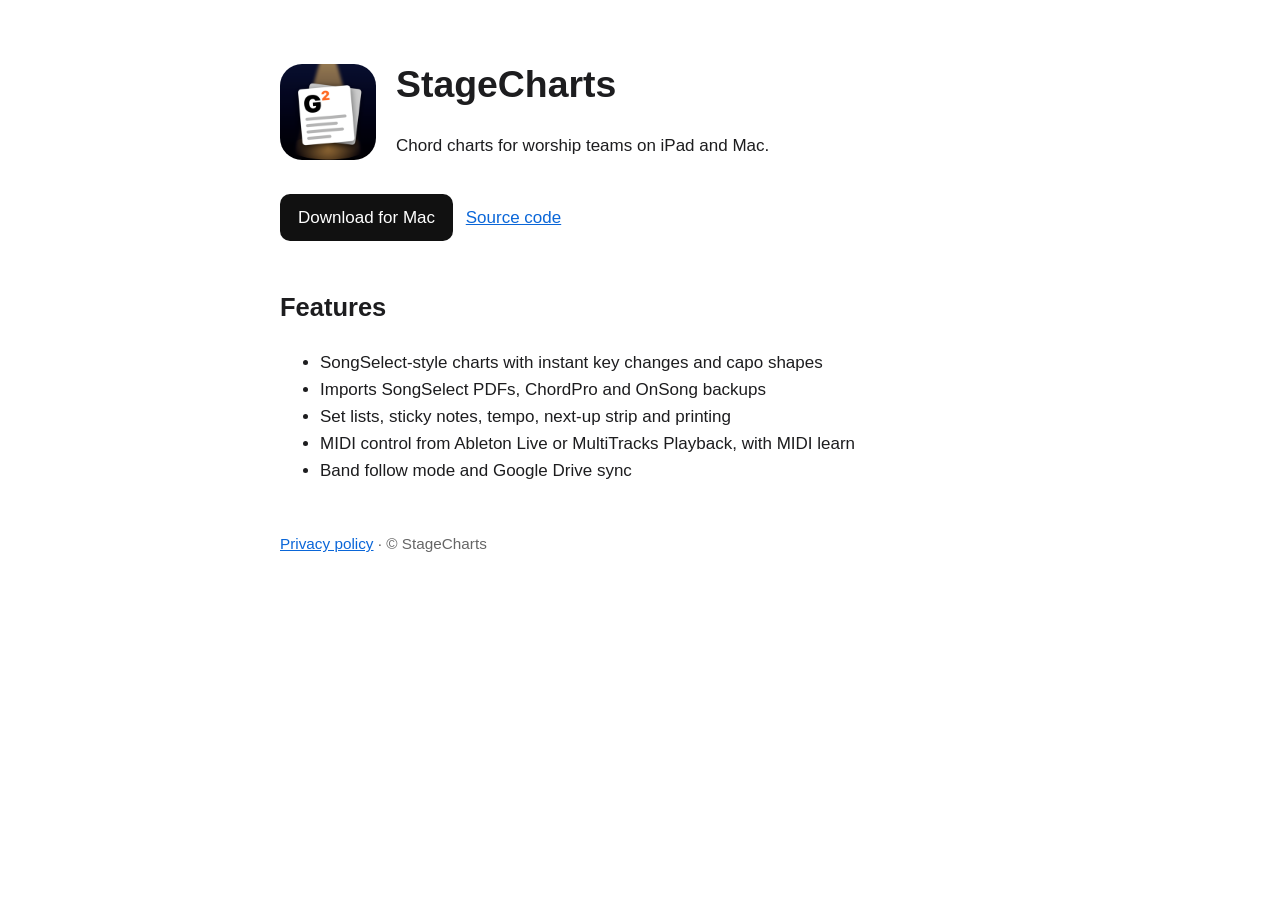
<file: index.html>
<!doctype html><html lang="en"><head><meta charset="utf-8"><meta name="google-site-verification" content="WaaOnTGjvrEIINT7BrCqIPBSqCVGux7pCGCyxaK-Nz0" /><meta http-equiv="refresh" content="0; url=stagecharts/"><title>StageCharts</title></head>
<body><p><a href="stagecharts/">StageCharts</a></p></body></html>
</file>
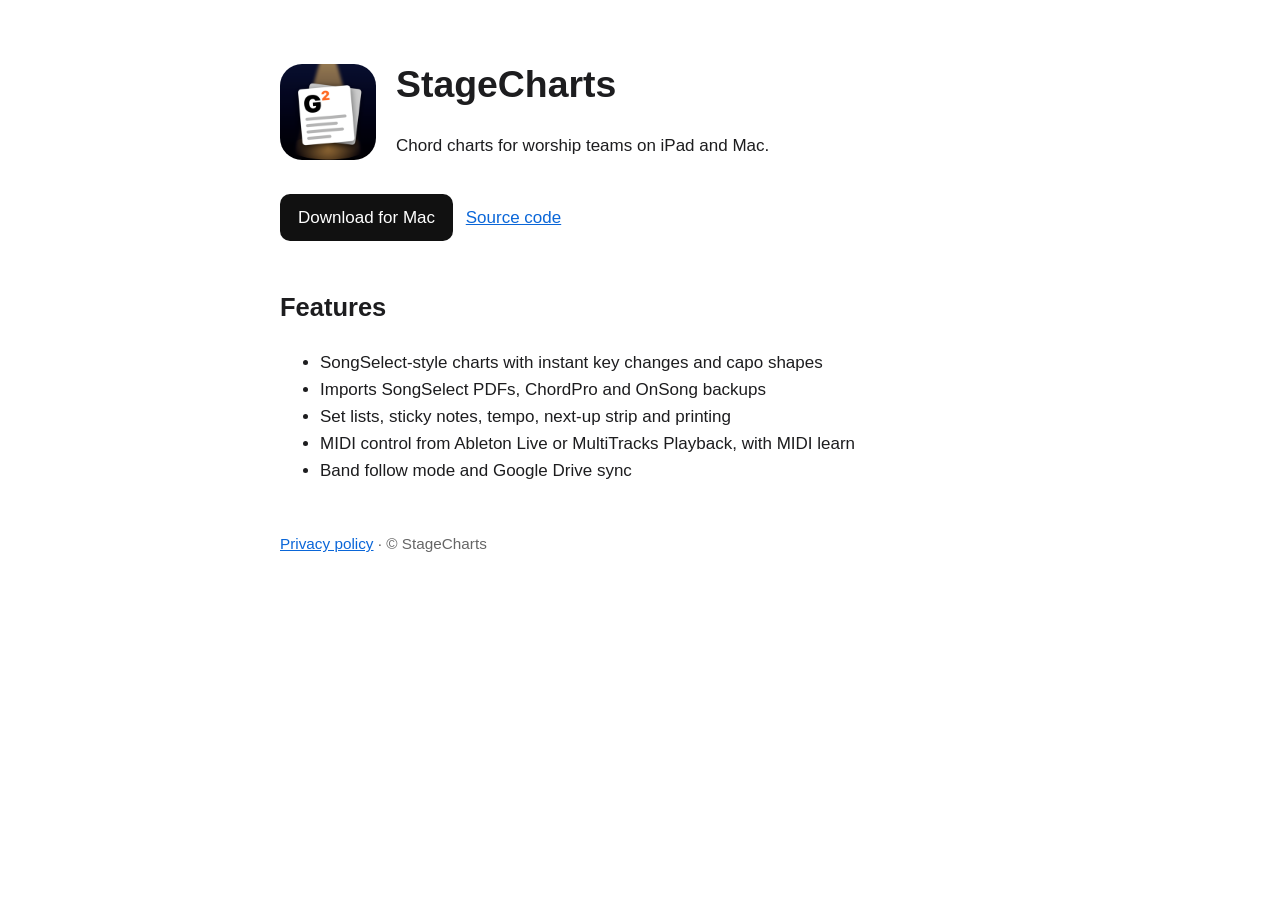
<file: stagecharts/index.html>
<!doctype html><html lang="en"><head><meta charset="utf-8"><meta name="google-site-verification" content="WaaOnTGjvrEIINT7BrCqIPBSqCVGux7pCGCyxaK-Nz0" /><meta name="viewport" content="width=device-width,initial-scale=1">
<title>StageCharts – chord charts for worship teams</title><link rel="stylesheet" href="style.css"></head><body>
<header><img src="icon.png" alt="StageCharts icon"><div><h1>StageCharts</h1><p>Chord charts for worship teams on iPad and Mac.</p></div></header>
<p><a class="btn" href="https://github.com/bradleylinger/stagecharts/releases/latest">Download for Mac</a>
<a href="https://github.com/bradleylinger/stagecharts">Source code</a></p>
<h2>Features</h2><ul>
<li>SongSelect-style charts with instant key changes and capo shapes</li>
<li>Imports SongSelect PDFs, ChordPro and OnSong backups</li>
<li>Set lists, sticky notes, tempo, next-up strip and printing</li>
<li>MIDI control from Ableton Live or MultiTracks Playback, with MIDI learn</li>
<li>Band follow mode and Google Drive sync</li></ul>
<footer><a href="privacy.html">Privacy policy</a> · © StageCharts</footer></body></html>
</file>
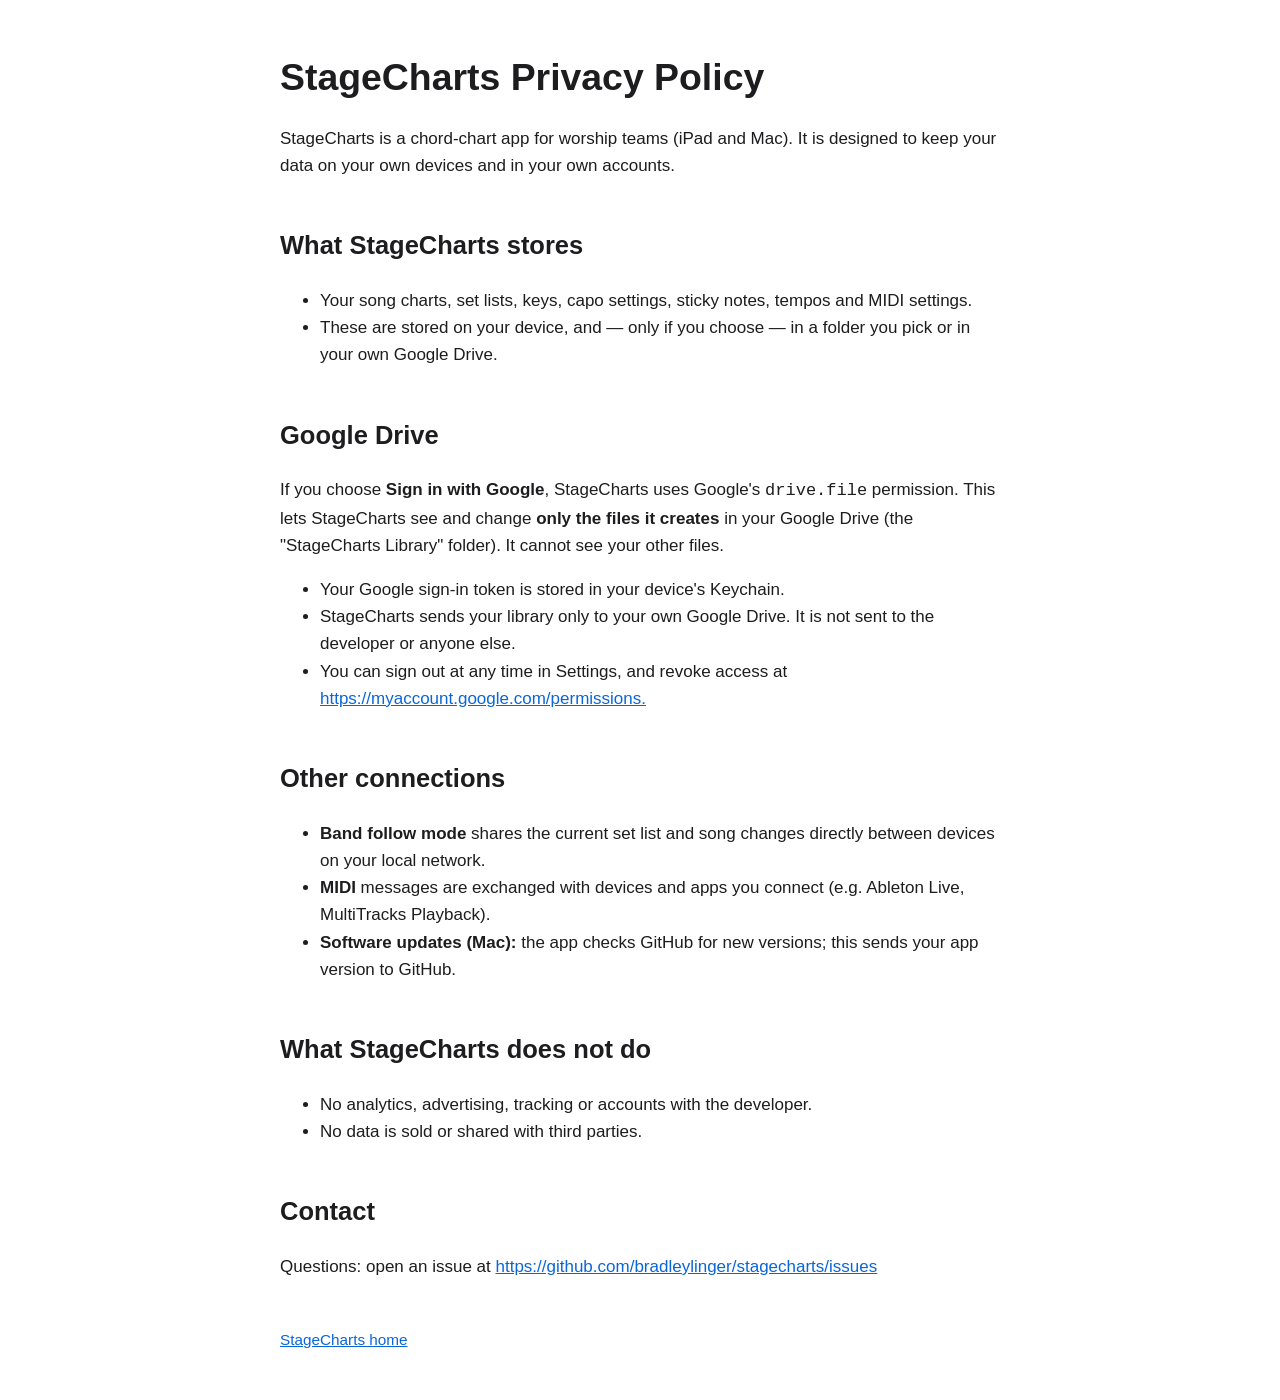
<file: stagecharts/privacy.html>
<!doctype html><html lang="en"><head><meta charset="utf-8"><meta name="viewport" content="width=device-width,initial-scale=1"><title>StageCharts Privacy Policy</title><link rel="stylesheet" href="style.css"></head><body>
<h1>StageCharts Privacy Policy</h1>
<p>StageCharts is a chord-chart app for worship teams (iPad and Mac). It is designed to keep your data on your own devices and in your own accounts.</p>
<h2>What StageCharts stores</h2>
<ul>
<li>Your song charts, set lists, keys, capo settings, sticky notes, tempos and MIDI settings.</li>
<li>These are stored on your device, and — only if you choose — in a folder you pick or in your own Google Drive.</li>
</ul>
<h2>Google Drive</h2>
<p>If you choose <strong>Sign in with Google</strong>, StageCharts uses Google&#x27;s <code>drive.file</code> permission. This lets StageCharts see and change <strong>only the files it creates</strong> in your Google Drive (the &quot;StageCharts Library&quot; folder). It cannot see your other files.</p>
<ul>
<li>Your Google sign-in token is stored in your device&#x27;s Keychain.</li>
<li>StageCharts sends your library only to your own Google Drive. It is not sent to the developer or anyone else.</li>
<li>You can sign out at any time in Settings, and revoke access at <a href="https://myaccount.google.com/permissions.">https://myaccount.google.com/permissions.</a></li>
</ul>
<h2>Other connections</h2>
<ul>
<li><strong>Band follow mode</strong> shares the current set list and song changes directly between devices on your local network.</li>
<li><strong>MIDI</strong> messages are exchanged with devices and apps you connect (e.g. Ableton Live, MultiTracks Playback).</li>
<li><strong>Software updates (Mac):</strong> the app checks GitHub for new versions; this sends your app version to GitHub.</li>
</ul>
<h2>What StageCharts does not do</h2>
<ul>
<li>No analytics, advertising, tracking or accounts with the developer.</li>
<li>No data is sold or shared with third parties.</li>
</ul>
<h2>Contact</h2>
<p>Questions: open an issue at <a href="https://github.com/bradleylinger/stagecharts/issues">https://github.com/bradleylinger/stagecharts/issues</a></p>
<footer><a href="./">StageCharts home</a></footer></body></html>
</file>
<file: stagecharts/style.css>
body{font:17px/1.6 -apple-system,BlinkMacSystemFont,"Segoe UI",Roboto,sans-serif;max-width:720px;margin:48px auto;padding:0 20px;color:#1d1d1f}
h1{font-size:2.2em;margin:.2em 0}h2{margin-top:1.8em}a{color:#0a66d8}
header{display:flex;gap:20px;align-items:center}header img{width:96px;height:96px;border-radius:22px}
.btn{display:inline-block;background:#111;color:#fff;padding:10px 18px;border-radius:10px;text-decoration:none;margin-right:8px}
footer{margin-top:48px;color:#666;font-size:.9em}
</file>
